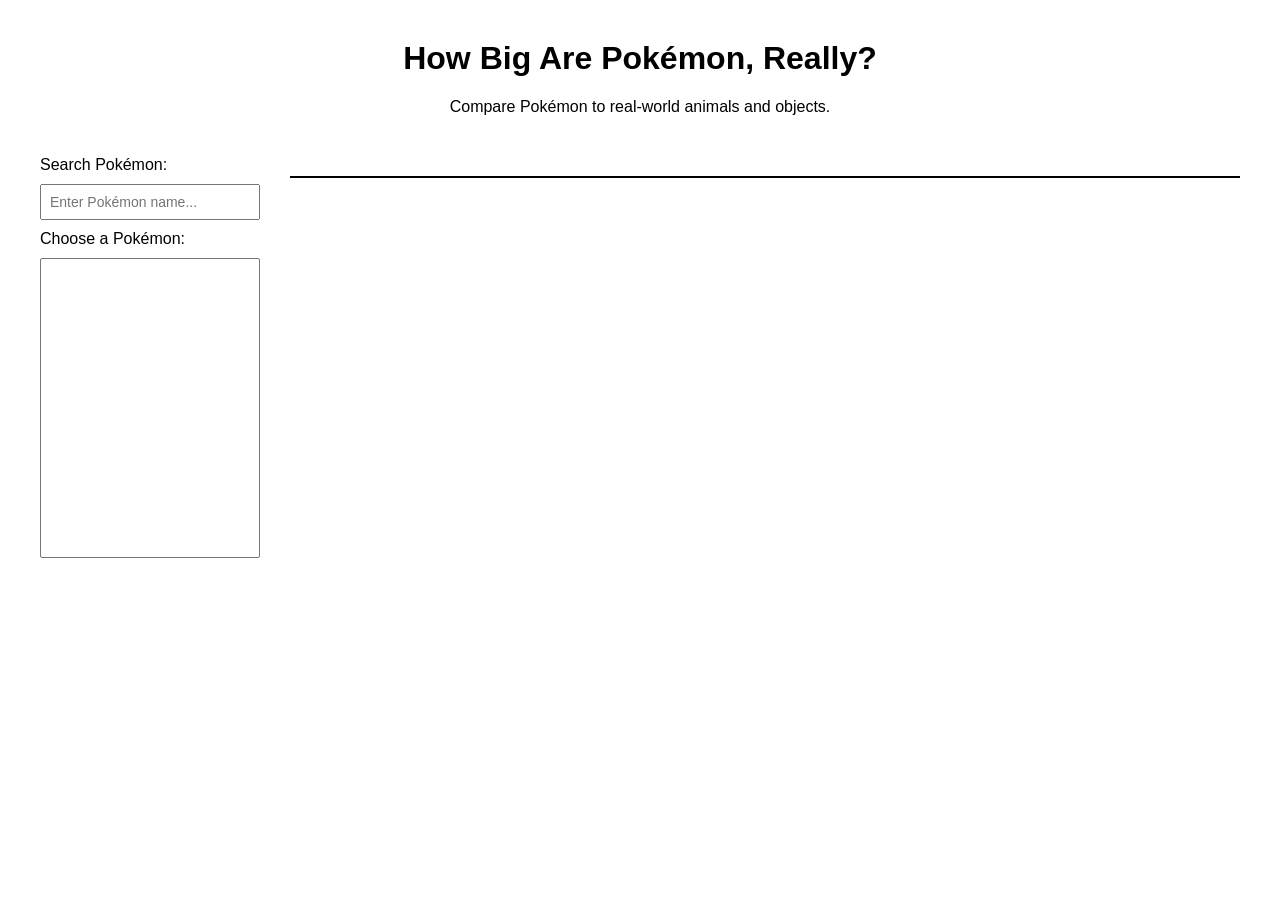
<file: comparison/comparison.html>
<!DOCTYPE html>
<html lang="en">
<head>
    <meta charset="UTF-8">
    <meta name="viewport" content="width=device-width, initial-scale=1.0">
    <title>Pokémon Size Comparison</title>
    <link rel="stylesheet" href="comparison.css">
</head>
<body>
    <h1>How Big Are Pokémon, Really?</h1>
    <p>Compare Pokémon to real-world animals and objects.</p>




    <div class="layout">

        <div class="controls">
            <label for="pokemonSearch">Search Pokémon:</label>
            <input type="text" id="pokemonSearch" placeholder="Enter Pokémon name...">

            <label for="pokemonSelect">Choose a Pokémon:</label>
            <select id="pokemonSelect" size="20"></select>
        </div>

        <div id="comparison"></div>

    </div>


    <script src="https://d3js.org/d3.v7.min.js"></script>
    <script src="comparison.js"></script>
</body>
</html>
</file>
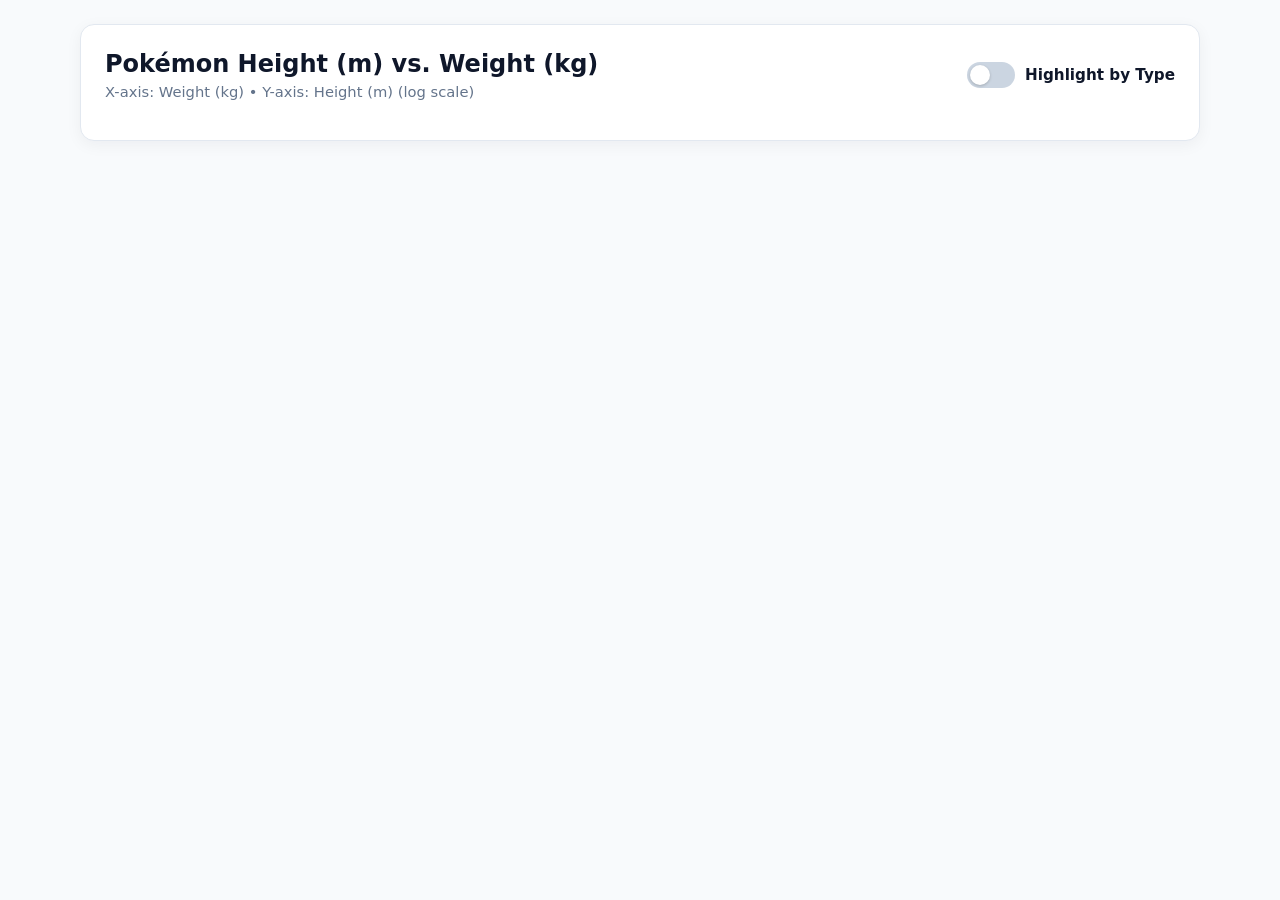
<file: scatterplot/scatterplot.html>
<!DOCTYPE html>
<html lang="en">
<head>
  <meta charset="UTF-8" />
  <meta name="viewport" content="width=device-width, initial-scale=1.0" />
  <title>Pokémon Height (m) vs. Weight (kg) Scatterplot</title>
  <script src="https://d3js.org/d3.v7.min.js"></script>
  <style>
    :root {
      --bg: #f8fafc;
      --card: #ffffff;
      --text: #0f172a;
      --muted: #64748b;
      --border: #e2e8f0;
      --accent: #2563eb;
      --error-bg: #fef2f2;
      --error-border: #fecaca;
      --error-text: #991b1b;
    }

    * {
      box-sizing: border-box;
    }

    body {
      margin: 0;
      padding: 24px;
      font-family: system-ui, -apple-system, BlinkMacSystemFont, "Segoe UI", Roboto, sans-serif;
      background: var(--bg);
      color: var(--text);
    }

    .container {
      max-width: 1120px;
      margin: 0 auto;
      background: var(--card);
      border: 1px solid var(--border);
      border-radius: 14px;
      padding: 24px;
      box-shadow: 0 4px 16px rgba(15, 23, 42, 0.05);
    }

    .header {
      display: flex;
      flex-wrap: wrap;
      justify-content: space-between;
      align-items: center;
      gap: 16px;
      margin-bottom: 16px;
    }

    h1 {
      margin: 0;
      font-size: 1.5rem;
      line-height: 1.25;
    }

    .subtitle {
      margin: 4px 0 0;
      color: var(--muted);
      font-size: 0.92rem;
    }

    .toggle-control {
      display: inline-flex;
      align-items: center;
      gap: 10px;
      font-weight: 600;
      font-size: 0.95rem;
      cursor: pointer;
      user-select: none;
    }

    .switch {
      position: relative;
      display: inline-block;
      width: 48px;
      height: 26px;
      flex-shrink: 0;
    }

    .switch.small {
      width: 34px;
      height: 18px;
    }

    .switch input {
      opacity: 0;
      width: 0;
      height: 0;
    }

    .slider {
      position: absolute;
      inset: 0;
      background-color: #cbd5e1;
      transition: 0.2s;
      border-radius: 999px;
    }

    .slider:before {
      content: "";
      position: absolute;
      height: 20px;
      width: 20px;
      left: 3px;
      bottom: 3px;
      background-color: #ffffff;
      transition: 0.2s;
      border-radius: 50%;
      box-shadow: 0 1px 3px rgba(0, 0, 0, 0.2);
    }

    .switch.small .slider:before {
      height: 14px;
      width: 14px;
      left: 2px;
      bottom: 2px;
    }

    input:checked + .slider {
      background-color: var(--accent);
    }

    input:checked + .slider:before {
      transform: translateX(22px);
    }

    .switch.small input:checked + .slider:before {
      transform: translateX(16px);
    }

    #error-banner {
      display: none;
      margin-bottom: 16px;
      padding: 12px 14px;
      border-radius: 10px;
      background: var(--error-bg);
      border: 1px solid var(--error-border);
      color: var(--error-text);
      font-size: 0.9rem;
    }

    #type-controls {
      display: none;
      flex-direction: column;
      gap: 10px;
      margin: 12px 0 18px;
      padding: 14px;
      background: #f8fafc;
      border: 1px solid var(--border);
      border-radius: 10px;
    }

    #type-controls.visible {
      display: flex;
    }

    .type-controls-header {
      display: flex;
      flex-wrap: wrap;
      justify-content: space-between;
      align-items: center;
      gap: 8px;
      font-size: 0.84rem;
      color: var(--muted);
    }

    .bulk-actions {
      display: inline-flex;
      gap: 8px;
    }

    .bulk-btn {
      padding: 3px 10px;
      font-size: 0.78rem;
      font-weight: 600;
      border-radius: 6px;
      border: 1px solid var(--border);
      background: #ffffff;
      color: var(--text);
      cursor: pointer;
    }

    .bulk-btn:hover {
      background: #f1f5f9;
    }

    #type-toggles-grid {
      display: grid;
      grid-template-columns: repeat(auto-fill, minmax(145px, 1fr));
      gap: 8px;
    }

    .type-toggle-card {
      display: flex;
      align-items: center;
      justify-content: space-between;
      gap: 8px;
      padding: 6px 10px;
      border-radius: 8px;
      border: 1px solid var(--border);
      background: #ffffff;
      font-size: 0.84rem;
      font-weight: 500;
      cursor: pointer;
      user-select: none;
      transition: opacity 0.15s, border-color 0.15s;
    }

    .type-toggle-card.active {
      border-color: #94a3b8;
    }

    .type-toggle-card.inactive {
      opacity: 0.55;
    }

    .type-label {
      display: inline-flex;
      align-items: center;
      gap: 7px;
    }

    .type-swatch {
      width: 11px;
      height: 11px;
      border-radius: 50%;
      flex-shrink: 0;
    }

    #chart {
      width: 100%;
    }

    svg {
      display: block;
      width: 100%;
      height: auto;
    }

    .axis-label {
      font-size: 12px;
      font-weight: 600;
      fill: #334155;
    }

    .grid line {
      stroke: #e2e8f0;
      stroke-dasharray: 2, 2;
    }

    .grid path {
      stroke-width: 0;
    }

    .tooltip {
      position: fixed;
      pointer-events: none;
      background: rgba(15, 23, 42, 0.94);
      color: #ffffff;
      padding: 10px 12px;
      border-radius: 8px;
      font-size: 0.84rem;
      line-height: 1.45;
      box-shadow: 0 8px 24px rgba(0, 0, 0, 0.2);
      opacity: 0;
      transition: opacity 0.12s ease;
      z-index: 1000;
      max-width: 240px;
    }

    .tooltip strong {
      font-size: 0.95rem;
      display: block;
      margin-bottom: 2px;
    }
  </style>
</head>
<body>
  <div class="container">
    <div class="header">
      <div>
        <h1>Pokémon Height (m) vs. Weight (kg)</h1>
        <p class="subtitle">X-axis: Weight (kg) &bull; Y-axis: Height (m) (log scale)</p>
      </div>
      <label class="toggle-control" for="typeToggle">
        <span class="switch">
          <input type="checkbox" id="typeToggle" />
          <span class="slider"></span>
        </span>
        <span>Highlight by Type</span>
      </label>
    </div>

    <div id="error-banner"></div>

    <section id="type-controls" aria-label="Individual Pokémon Type Toggles">
      <div class="type-controls-header">
        <span>Toggle individual types to highlight (when none are toggled on, all types are highlighted):</span>
        <div class="bulk-actions">
          <button type="button" class="bulk-btn" id="selectAllTypesBtn">Select All</button>
          <button type="button" class="bulk-btn" id="clearAllTypesBtn">Clear All</button>
        </div>
      </div>
      <div id="type-toggles-grid"></div>
    </section>

    <div id="chart"></div>
  </div>

  <div class="tooltip" id="tooltip"></div>

  <script src="scatterplot.js"></script>
</body>
</html>
</file>
<file: comparison/comparison.css>
body {
    font-family: Arial, sans-serif;
    text-align: center;
    margin: 40px;
}


#comparison {
    display: flex;
    justify-content: center;
    align-items: flex-start;
    gap: 40px;
    margin-top: 50px;
    padding-bottom: 20px;
    border-bottom: 2px solid black;
}

#height-axis {
    width: 65px;
    height: 450px;
    flex-shrink: 0;
}

.item {
    display: flex;
    flex-direction: column;
    align-items: center;
}

.figure {
    height: 450px;
    display: flex;
    align-items: flex-end;
    justify-content: center;
}

.figure img {
    width: auto;
    object-fit: contain;
}

.item p {
    margin-top: 10px;
}


.item img {
    width: auto;
    object-fit: contain;
}

.item p {
    margin-top: 10px;
}



.layout {
    display: flex;
    align-items: flex-start;
    gap: 30px;
    margin-top: 40px;
}

.controls {
    display: flex;
    flex-direction: column;
    gap: 10px;
    min-width: 220px;
    text-align: left;
}

.controls input,
.controls select {
    padding: 8px;
    font-size: 14px;
}

.controls select {
    height: 300px;
    overflow-y: auto;
}

#comparison {
    flex: 1;
    margin-top: 0;
}
</file>
